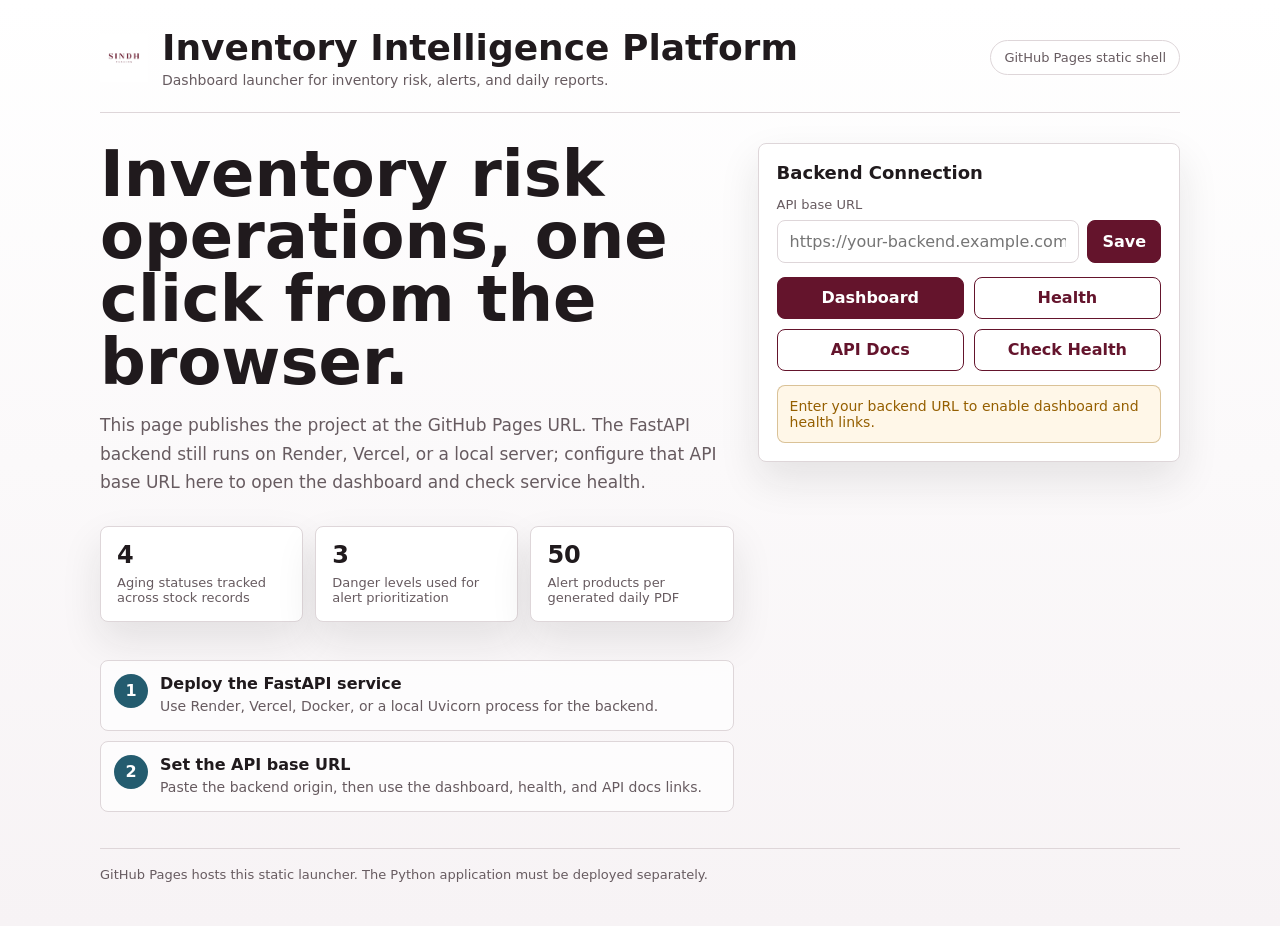
<file: index.html>
<!doctype html>
<html lang="en">
  <head>
    <meta charset="utf-8">
    <meta name="viewport" content="width=device-width, initial-scale=1">
    <title>Inventory Intelligence Platform</title>
    <meta
      name="description"
      content="Static GitHub Pages launcher for the Inventory Intelligence Platform dashboard and API."
    >
    <style>
      :root {
        --ink: #201a1d;
        --muted: #675b60;
        --line: #ded6d9;
        --surface: #ffffff;
        --soft: #f7f3f5;
        --brand: #64142c;
        --brand-2: #245c6f;
        --ok: #167047;
        --warn: #955f00;
        --bad: #a12828;
        --shadow: 0 18px 40px rgba(32, 26, 29, 0.1);
      }

      * {
        box-sizing: border-box;
      }

      body {
        margin: 0;
        min-height: 100vh;
        font-family: Inter, ui-sans-serif, system-ui, -apple-system, BlinkMacSystemFont, "Segoe UI", sans-serif;
        color: var(--ink);
        background: linear-gradient(180deg, #ffffff 0%, #f7f3f5 100%);
      }

      .page {
        max-width: 1120px;
        margin: 0 auto;
        padding: 28px 20px 44px;
      }

      header {
        display: flex;
        align-items: center;
        justify-content: space-between;
        gap: 20px;
        padding-bottom: 24px;
        border-bottom: 1px solid var(--line);
      }

      .brand {
        display: flex;
        align-items: center;
        gap: 14px;
        min-width: 0;
      }

      .brand img {
        width: 48px;
        height: 48px;
        object-fit: contain;
      }

      .brand h1 {
        margin: 0;
        font-size: clamp(24px, 4vw, 36px);
        line-height: 1.1;
        letter-spacing: 0;
      }

      .brand p {
        margin: 4px 0 0;
        color: var(--muted);
        font-size: 14px;
      }

      .status-pill {
        border: 1px solid var(--line);
        background: var(--surface);
        border-radius: 999px;
        padding: 9px 13px;
        color: var(--muted);
        font-size: 13px;
        white-space: nowrap;
      }

      main {
        display: grid;
        grid-template-columns: minmax(0, 1.2fr) minmax(320px, 0.8fr);
        gap: 24px;
        align-items: start;
        padding-top: 30px;
      }

      section {
        min-width: 0;
      }

      .intro {
        display: grid;
        gap: 18px;
      }

      .intro h2 {
        margin: 0;
        max-width: 780px;
        font-size: clamp(34px, 6vw, 64px);
        line-height: 0.98;
        letter-spacing: 0;
      }

      .intro p {
        margin: 0;
        max-width: 680px;
        color: var(--muted);
        font-size: 17px;
        line-height: 1.65;
      }

      .metrics {
        display: grid;
        grid-template-columns: repeat(3, minmax(0, 1fr));
        gap: 12px;
        margin-top: 12px;
      }

      .metric,
      .panel {
        background: var(--surface);
        border: 1px solid var(--line);
        border-radius: 8px;
        box-shadow: var(--shadow);
      }

      .metric {
        padding: 16px;
      }

      .metric strong {
        display: block;
        font-size: 24px;
        line-height: 1;
      }

      .metric span {
        display: block;
        margin-top: 8px;
        color: var(--muted);
        font-size: 13px;
      }

      .panel {
        padding: 18px;
      }

      .panel h2 {
        margin: 0 0 14px;
        font-size: 18px;
        letter-spacing: 0;
      }

      label {
        display: block;
        color: var(--muted);
        font-size: 13px;
        margin-bottom: 8px;
      }

      .field-row {
        display: flex;
        gap: 8px;
      }

      input {
        width: 100%;
        min-width: 0;
        border: 1px solid var(--line);
        border-radius: 8px;
        padding: 11px 12px;
        color: var(--ink);
        font: inherit;
        background: #fff;
      }

      input:focus {
        outline: 2px solid rgba(36, 92, 111, 0.25);
        border-color: var(--brand-2);
      }

      button,
      .button {
        display: inline-flex;
        align-items: center;
        justify-content: center;
        min-height: 42px;
        border: 1px solid var(--brand);
        border-radius: 8px;
        padding: 10px 14px;
        background: var(--brand);
        color: #fff;
        font: inherit;
        font-weight: 700;
        text-decoration: none;
        cursor: pointer;
        white-space: nowrap;
      }

      button.secondary,
      .button.secondary {
        background: #fff;
        color: var(--brand);
      }

      .links {
        display: grid;
        grid-template-columns: 1fr 1fr;
        gap: 10px;
        margin-top: 14px;
      }

      .health {
        margin-top: 14px;
        padding: 12px;
        border-radius: 8px;
        background: var(--soft);
        border: 1px solid var(--line);
        color: var(--muted);
        font-size: 14px;
        min-height: 48px;
        overflow-wrap: anywhere;
      }

      .health.ok {
        color: var(--ok);
        border-color: rgba(22, 112, 71, 0.35);
        background: #eef9f3;
      }

      .health.bad {
        color: var(--bad);
        border-color: rgba(161, 40, 40, 0.35);
        background: #fff1f1;
      }

      .health.warn {
        color: var(--warn);
        border-color: rgba(149, 95, 0, 0.35);
        background: #fff7e8;
      }

      .steps {
        margin-top: 20px;
        display: grid;
        gap: 10px;
      }

      .step {
        display: grid;
        grid-template-columns: 34px 1fr;
        gap: 12px;
        align-items: start;
        padding: 13px;
        background: rgba(255, 255, 255, 0.72);
        border: 1px solid var(--line);
        border-radius: 8px;
      }

      .step-number {
        width: 34px;
        height: 34px;
        border-radius: 50%;
        display: grid;
        place-items: center;
        background: var(--brand-2);
        color: #fff;
        font-weight: 800;
      }

      .step strong {
        display: block;
        margin-bottom: 3px;
      }

      .step span {
        color: var(--muted);
        line-height: 1.5;
        font-size: 14px;
      }

      footer {
        margin-top: 36px;
        padding-top: 18px;
        border-top: 1px solid var(--line);
        color: var(--muted);
        font-size: 13px;
      }

      @media (max-width: 820px) {
        header,
        main {
          display: block;
        }

        .status-pill {
          display: inline-block;
          margin-top: 18px;
        }

        .panel {
          margin-top: 24px;
        }

        .metrics,
        .links {
          grid-template-columns: 1fr;
        }

        .field-row {
          display: grid;
        }
      }
    </style>
  </head>
  <body>
    <div class="page">
      <header>
        <div class="brand">
          <img src="app/static/sindh-logo.png" alt="SINDH logo">
          <div>
            <h1>Inventory Intelligence Platform</h1>
            <p>Dashboard launcher for inventory risk, alerts, and daily reports.</p>
          </div>
        </div>
        <div class="status-pill" id="pageStatus">GitHub Pages static shell</div>
      </header>

      <main>
        <section class="intro" aria-labelledby="intro-title">
          <h2 id="intro-title">Inventory risk operations, one click from the browser.</h2>
          <p>
            This page publishes the project at the GitHub Pages URL. The FastAPI backend still runs on
            Render, Vercel, or a local server; configure that API base URL here to open the dashboard
            and check service health.
          </p>

          <div class="metrics" aria-label="Platform capabilities">
            <div class="metric">
              <strong>4</strong>
              <span>Aging statuses tracked across stock records</span>
            </div>
            <div class="metric">
              <strong>3</strong>
              <span>Danger levels used for alert prioritization</span>
            </div>
            <div class="metric">
              <strong>50</strong>
              <span>Alert products per generated daily PDF</span>
            </div>
          </div>

          <div class="steps" aria-label="Deployment checklist">
            <div class="step">
              <div class="step-number">1</div>
              <div>
                <strong>Deploy the FastAPI service</strong>
                <span>Use Render, Vercel, Docker, or a local Uvicorn process for the backend.</span>
              </div>
            </div>
            <div class="step">
              <div class="step-number">2</div>
              <div>
                <strong>Set the API base URL</strong>
                <span>Paste the backend origin, then use the dashboard, health, and API docs links.</span>
              </div>
            </div>
          </div>
        </section>

        <section class="panel" aria-labelledby="backend-title">
          <h2 id="backend-title">Backend Connection</h2>
          <label for="apiBase">API base URL</label>
          <div class="field-row">
            <input
              id="apiBase"
              type="url"
              placeholder="https://your-backend.example.com"
              autocomplete="url"
            >
            <button id="saveUrl" type="button">Save</button>
          </div>

          <div class="links">
            <a class="button" id="dashboardLink" href="#" target="_blank" rel="noopener">Dashboard</a>
            <a class="button secondary" id="healthLink" href="#" target="_blank" rel="noopener">Health</a>
            <a class="button secondary" id="docsLink" href="#" target="_blank" rel="noopener">API Docs</a>
            <button class="secondary" id="checkHealth" type="button">Check Health</button>
          </div>

          <div class="health warn" id="healthResult">
            Enter your backend URL to enable dashboard and health links.
          </div>
        </section>
      </main>

      <footer>
        GitHub Pages hosts this static launcher. The Python application must be deployed separately.
      </footer>
    </div>

    <script>
      const storageKey = "inventory-intelligence-api-base";
      const input = document.getElementById("apiBase");
      const saveButton = document.getElementById("saveUrl");
      const checkButton = document.getElementById("checkHealth");
      const result = document.getElementById("healthResult");
      const pageStatus = document.getElementById("pageStatus");
      const links = {
        dashboard: document.getElementById("dashboardLink"),
        health: document.getElementById("healthLink"),
        docs: document.getElementById("docsLink"),
      };

      function normalizeBaseUrl(value) {
        const text = String(value || "").trim();
        if (!text) return "";
        return text.replace(/\/+$/, "");
      }

      function setHealth(message, state) {
        result.textContent = message;
        result.className = `health ${state || "warn"}`;
      }

      function updateLinks() {
        const baseUrl = normalizeBaseUrl(input.value);
        const enabled = Boolean(baseUrl);
        links.dashboard.href = enabled ? `${baseUrl}/dashboard/` : "#";
        links.health.href = enabled ? `${baseUrl}/health` : "#";
        links.docs.href = enabled ? `${baseUrl}/docs` : "#";
        pageStatus.textContent = enabled ? "Backend URL configured" : "GitHub Pages static shell";
      }

      function saveBaseUrl() {
        const baseUrl = normalizeBaseUrl(input.value);
        input.value = baseUrl;
        if (baseUrl) {
          localStorage.setItem(storageKey, baseUrl);
          setHealth(`Saved backend URL: ${baseUrl}`, "ok");
        } else {
          localStorage.removeItem(storageKey);
          setHealth("Enter your backend URL to enable dashboard and health links.", "warn");
        }
        updateLinks();
      }

      async function checkHealth() {
        const baseUrl = normalizeBaseUrl(input.value);
        if (!baseUrl) {
          setHealth("Enter a backend URL before checking health.", "warn");
          return;
        }

        setHealth("Checking backend health...", "warn");
        try {
          const response = await fetch(`${baseUrl}/health`, { cache: "no-store" });
          const text = await response.text();
          if (!response.ok) {
            setHealth(`Health check returned HTTP ${response.status}. ${text.slice(0, 180)}`, "bad");
            return;
          }
          setHealth(`Backend is reachable. ${text.slice(0, 180)}`, "ok");
        } catch (error) {
          setHealth(`Backend is not reachable from this browser: ${error.message}`, "bad");
        }
      }

      input.value = localStorage.getItem(storageKey) || "";
      updateLinks();
      saveButton.addEventListener("click", saveBaseUrl);
      checkButton.addEventListener("click", checkHealth);
      input.addEventListener("keydown", (event) => {
        if (event.key === "Enter") {
          saveBaseUrl();
        }
      });
    </script>
  </body>
</html>
</file>
